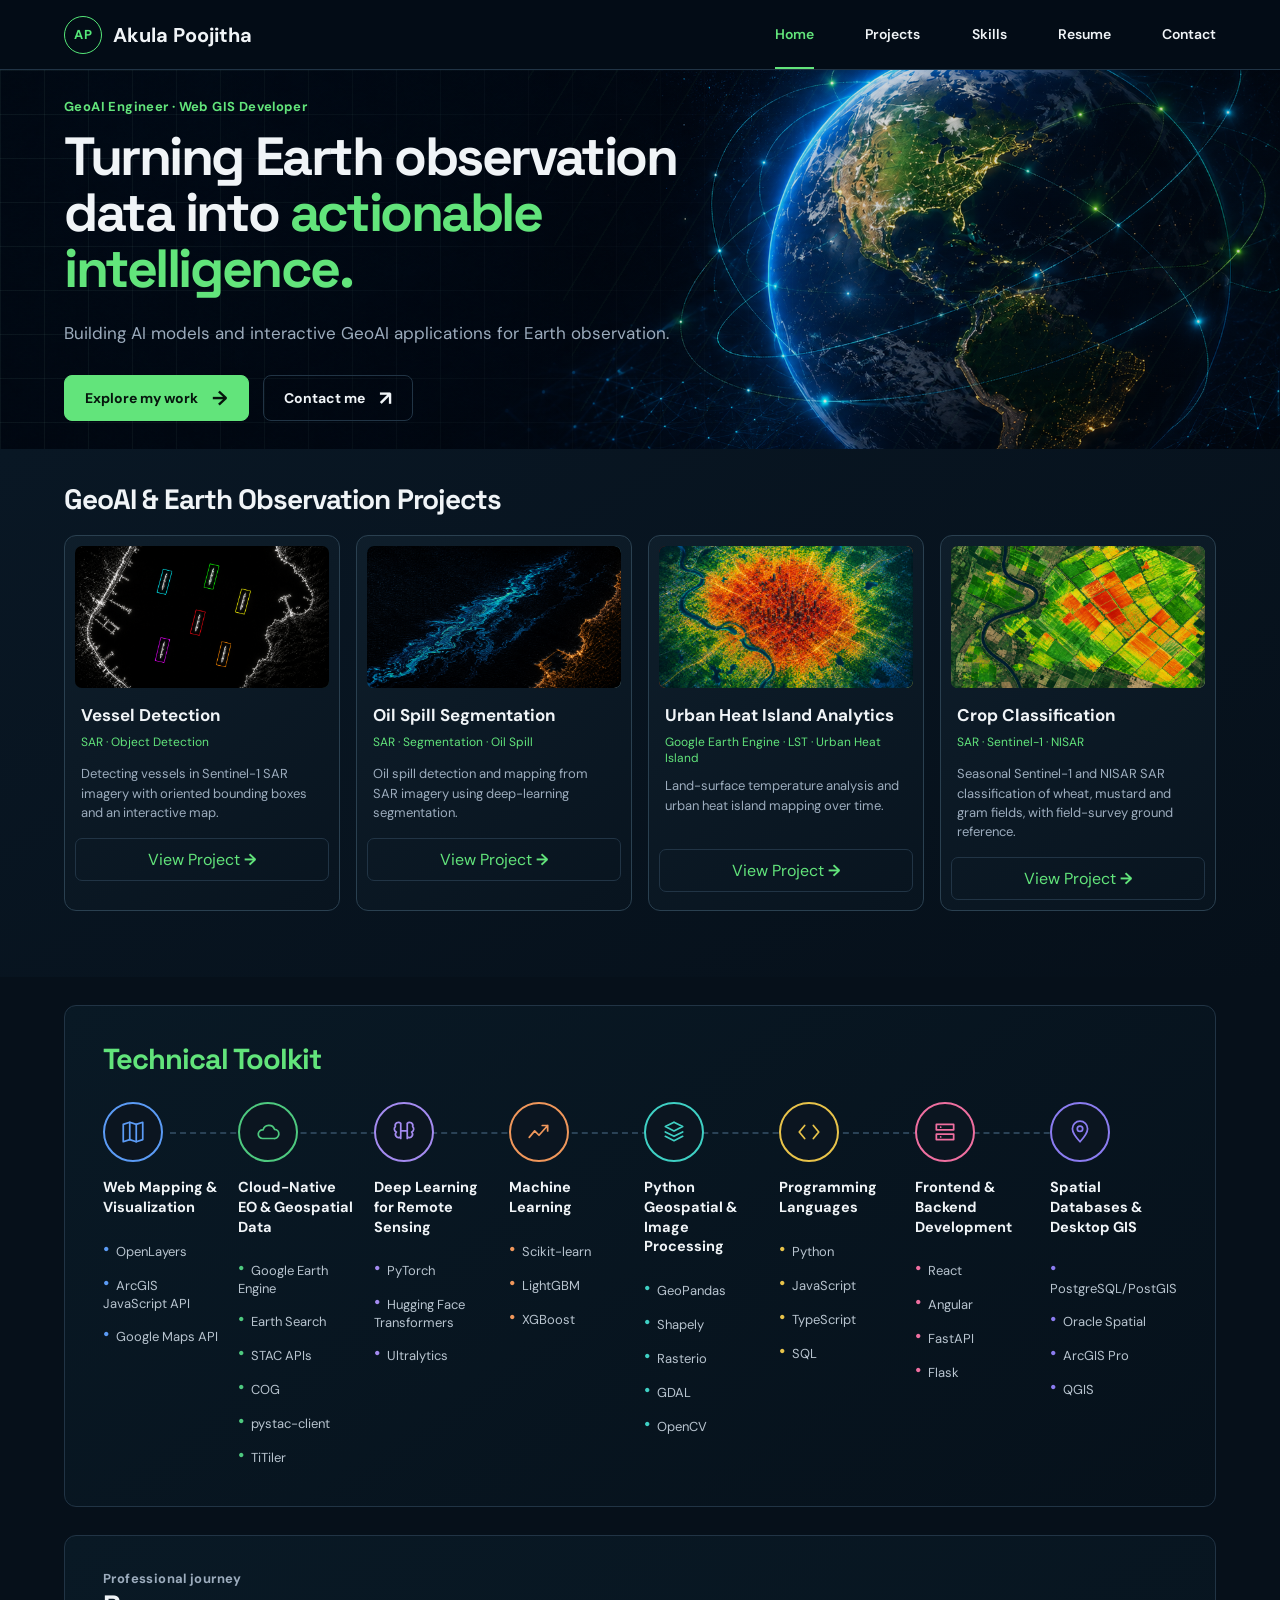
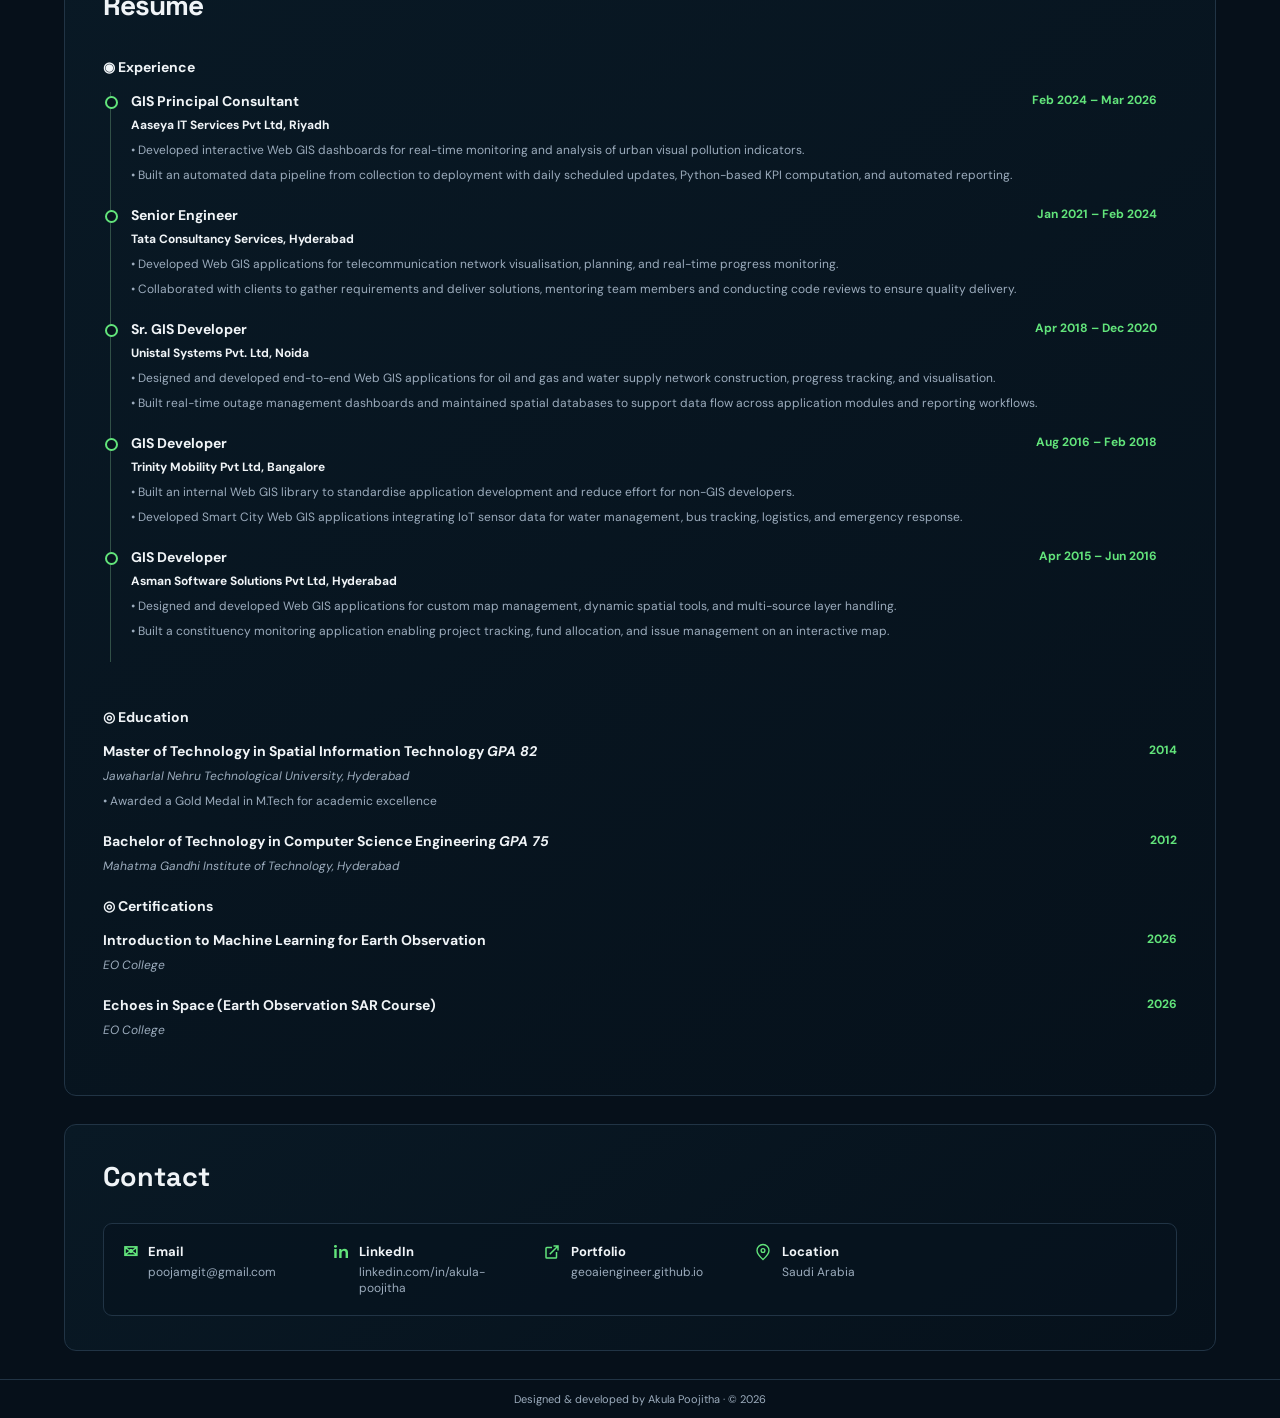
<file: index.html>
<!doctype html>
<html lang="en">
  <head>
    <meta charset="UTF-8" />
    <meta name="viewport" content="width=device-width, initial-scale=1.0" />
    <meta name="description" content="Geospatial AI portfolio" />
    <title>GeoAI Portfolio</title>
    <link rel="preconnect" href="https://fonts.googleapis.com" />
    <link rel="preconnect" href="https://fonts.gstatic.com" crossorigin />
    <link href="https://fonts.googleapis.com/css2?family=DM+Sans:wght@400;500;600;700&family=Space+Grotesk:wght@500;600;700&display=swap" rel="stylesheet" />
    <link rel="stylesheet" href="styles.css" />
    <link rel="stylesheet" href="portfolio-sections.css" />
    <link rel="stylesheet" href="skills-layout.css" />
    <link rel="stylesheet" href="projects-heading.css" />
    <link rel="stylesheet" href="thumbnail.css" />
    <style>.brand strong{font-size:20px}.project-card{cursor:pointer}.brand-mark{width:38px;height:38px;border:1.5px solid #55e879;border-radius:50%;display:grid;place-items:center;color:#55e879;font-size:13px;font-weight:700;letter-spacing:.5px}.contact-heading .contact-icon{display:none}</style>
  </head>
  <body>
    <header class="site-header">
      <a class="brand" href="#top" aria-label="Home"><span class="brand-mark">AP</span><span><strong>Akula Poojitha</strong></span></a>
      <button class="menu-toggle" aria-label="Open navigation" aria-expanded="false">☰</button>
      <nav class="nav-links" aria-label="Main navigation">
        <a class="active" href="#top">Home</a><a href="#projects">Projects</a><a href="#skills">Skills</a><a href="#resume">Resume</a><a href="#contact">Contact</a>
      </nav>
    </header>

    <main id="top">
      <section class="hero">
        <div class="hero-grid"></div>
        <div class="hero-copy">
          <p class="eyebrow">GeoAI Engineer · Web GIS Developer</p>
          <h1>Turning Earth observation data into <span>actionable intelligence.</span></h1>
          <p class="hero-text">Building AI models and interactive GeoAI applications for Earth observation.</p>
          <div class="hero-actions"><a class="button primary" href="#projects">Explore my work <b>→</b></a><a class="button secondary" href="#contact">Contact me <b>↗</b></a></div>
        </div>
      </section>

      <section class="projects section" id="projects">
        <div class="section-heading projects-heading"><h2>GeoAI &amp; Earth Observation Projects</h2></div>
        <div class="project-grid" id="projectGrid"></div>
      </section>

      <section class="skills section showcase-section" id="skills">
        <div class="showcase-heading"><div><p class="eyebrow">Technical Toolkit</p></div></div>
        <div class="skill-columns skill-timeline">
          <article><div class="skill-icon"><svg viewBox="0 0 24 24" aria-hidden="true"><path d="M9 3 3 5v16l6-2 6 2 6-2V3l-6 2-6-2Z"/><path d="M9 3v16M15 5v16"/></svg></div><h3>Web Mapping &amp; Visualization</h3><span>◎ OpenLayers</span><span>◎ ArcGIS JavaScript API</span><span>◎ Google Maps API</span></article>
          <article><div class="skill-icon"><svg viewBox="0 0 24 24" aria-hidden="true"><path d="M17.5 18H7a4 4 0 1 1 .5-7.97A5.5 5.5 0 0 1 18 9.5 3.5 3.5 0 0 1 17.5 18Z"/></svg></div><h3>Cloud-Native EO &amp; Geospatial Data</h3><span>◉ Google Earth Engine</span><span>◉ Earth Search</span><span>◉ STAC APIs</span><span>◉ COG</span><span>◉ pystac-client</span><span>◉ TiTiler</span></article>
          <article><div class="skill-icon"><svg viewBox="0 0 24 24" aria-hidden="true"><path d="M9 4a3 3 0 0 0-5 3 3 3 0 0 0 1 5 3 3 0 0 0 3 5M15 4a3 3 0 0 1 5 3 3 3 0 0 1-1 5 3 3 0 0 1-3 5M9 4v14M15 4v14M9 11h6"/></svg></div><h3>Deep Learning for Remote Sensing</h3><span>⌁ PyTorch</span><span>⌁ Hugging Face Transformers</span><span>⌁ Ultralytics</span></article>
          <article><div class="skill-icon"><svg viewBox="0 0 24 24" aria-hidden="true"><path d="M3 17l5-6 4 4 8-9M15 6h5v5"/></svg></div><h3>Machine Learning</h3><span>◆ Scikit-learn</span><span>◆ LightGBM</span><span>◆ XGBoost</span></article>
          <article><div class="skill-icon"><svg viewBox="0 0 24 24" aria-hidden="true"><path d="m12 3 8 4-8 4-8-4 8-4M4 12l8 4 8-4M4 16l8 4 8-4"/></svg></div><h3>Python Geospatial &amp; Image Processing</h3><span>◈ GeoPandas</span><span>◈ Shapely</span><span>◈ Rasterio</span><span>◈ GDAL</span><span>◈ OpenCV</span></article>
          <article><div class="skill-icon"><svg viewBox="0 0 24 24" aria-hidden="true"><path d="M8 6 3 12l5 6M16 6l5 6-5 6"/></svg></div><h3>Programming Languages</h3><span>◇ Python</span><span>◇ JavaScript</span><span>◇ TypeScript</span><span>◇ SQL</span></article>
          <article><div class="skill-icon"><svg viewBox="0 0 24 24" aria-hidden="true"><path d="M4 5h16v5H4zM4 14h16v5H4z"/><path d="M8 7.5h.01M8 16.5h.01"/></svg></div><h3>Frontend &amp; Backend Development</h3><span>◌ React</span><span>◌ Angular</span><span>▣ FastAPI</span><span>▣ Flask</span></article>
          <article><div class="skill-icon"><svg viewBox="0 0 24 24" aria-hidden="true"><path d="M12 21s7-7.58 7-12a7 7 0 1 0-14 0c0 4.42 7 12 7 12Z"/><circle cx="12" cy="9" r="2.5"/></svg></div><h3>Spatial Databases &amp; Desktop GIS</h3><span>◉ PostgreSQL/PostGIS</span><span>◉ Oracle Spatial</span><span>◎ ArcGIS Pro</span><span>◎ QGIS</span></article>
        </div>
      </section>

      <section class="resume section showcase-section" id="resume">
        <div class="resume-heading"><div><p class="eyebrow">Professional journey</p><h2>Resume</h2></div></div>
        <div class="resume-grid"><div class="timeline"><h3>◉ Experience</h3><article><time>Feb 2024 – Mar 2026</time><h4>GIS Principal Consultant</h4><b>Aaseya IT Services Pvt Ltd, Riyadh</b><p>• Developed interactive Web GIS dashboards for real-time monitoring and analysis of urban visual pollution indicators.</p><p>• Built an automated data pipeline from collection to deployment with daily scheduled updates, Python-based KPI computation, and automated reporting.</p></article><article><time>Jan 2021 – Feb 2024</time><h4>Senior Engineer</h4><b>Tata Consultancy Services, Hyderabad</b><p>• Developed Web GIS applications for telecommunication network visualisation, planning, and real-time progress monitoring.</p><p>• Collaborated with clients to gather requirements and deliver solutions, mentoring team members and conducting code reviews to ensure quality delivery.</p></article><article><time>Apr 2018 – Dec 2020</time><h4>Sr. GIS Developer</h4><b>Unistal Systems Pvt. Ltd, Noida</b><p>• Designed and developed end-to-end Web GIS applications for oil and gas and water supply network construction, progress tracking, and visualisation.</p><p>• Built real-time outage management dashboards and maintained spatial databases to support data flow across application modules and reporting workflows.</p></article><article><time>Aug 2016 – Feb 2018</time><h4>GIS Developer</h4><b>Trinity Mobility Pvt Ltd, Bangalore</b><p>• Built an internal Web GIS library to standardise application development and reduce effort for non-GIS developers.</p><p>• Developed Smart City Web GIS applications integrating IoT sensor data for water management, bus tracking, logistics, and emergency response.</p></article><article><time>Apr 2015 – Jun 2016</time><h4>GIS Developer</h4><b>Asman Software Solutions Pvt Ltd, Hyderabad</b><p>• Designed and developed Web GIS applications for custom map management, dynamic spatial tools, and multi-source layer handling.</p><p>• Built a constituency monitoring application enabling project tracking, fund allocation, and issue management on an interactive map.</p></article></div><div class="resume-side"><div class="education"><h3>◎ Education</h3><article><time>2014</time><h4>Master of Technology in Spatial Information Technology <em>GPA 82</em></h4><p><i>Jawaharlal Nehru Technological University, Hyderabad</i></p><p>• Awarded a Gold Medal in M.Tech for academic excellence</p></article><article><time>2012</time><h4>Bachelor of Technology in Computer Science Engineering <em>GPA 75</em></h4><p><i>Mahatma Gandhi Institute of Technology, Hyderabad</i></p></article></div><div class="education certifications"><h3>◎ Certifications</h3><article><time>2026</time><h4>Introduction to Machine Learning for Earth Observation</h4><p><i>EO College</i></p></article><article><time>2026</time><h4>Echoes in Space (Earth Observation SAR Course)</h4><p><i>EO College</i></p></article></div></div></div>
      </section>

      <section class="contact contact-full showcase-section" id="contact"><div class="contact-heading"><span class="contact-icon">⌁</span><div><h2>Contact</h2></div></div><div class="contact-panel"><a href="mailto:poojamgit@gmail.com"><b>✉</b><span><strong>Email</strong><small>poojamgit@gmail.com</small></span></a><a href="https://linkedin.com/in/akula-poojitha" target="_blank" rel="noopener"><b>in</b><span><strong>LinkedIn</strong><small>linkedin.com/in/akula-poojitha</small></span></a><a href="https://geoaiengineer.github.io" target="_blank" rel="noopener"><b class="contact-svg" aria-hidden="true"><svg viewBox="0 0 24 24"><path d="M14 3h7v7h-2V6.41l-9.29 9.3-1.42-1.42 9.3-9.29H14V3Zm-2 2H5a2 2 0 0 0-2 2v12a2 2 0 0 0 2 2h12a2 2 0 0 0 2-2v-7h-2v7H5V7h7V5Z"/></svg></b><span><strong>Portfolio</strong><small>geoaiengineer.github.io</small></span></a><span class="contact-location"><b class="contact-svg" aria-hidden="true"><svg viewBox="0 0 24 24"><path d="M20 10c0 5-8 12-8 12S4 15 4 10a8 8 0 1 1 16 0Z"/><circle cx="12" cy="10" r="2.5"/></svg></b><span><strong>Location</strong><small>Saudi Arabia</small></span></span></div></section>
    </main>

    <footer class="site-footer">Designed &amp; developed by Akula Poojitha · © 2026</footer>

    <script src="script.js"></script>
  </body>
</html>
</file>
<file: styles.css>
:root{--bg:#06101a;--surface:#0a1722;--surface-2:#0d1d2a;--line:#213445;--text:#f0f4f7;--muted:#9cacbd;--green:#62e47b;--green-dark:#1e8e50}*{box-sizing:border-box}html{scroll-behavior:smooth}body{margin:0;background:var(--bg);color:var(--text);font-family:"DM Sans",sans-serif}.site-header{height:70px;display:flex;align-items:center;justify-content:space-between;padding:0 clamp(24px,5vw,76px);border-bottom:1px solid var(--line);background:rgba(4,13,22,.92);position:sticky;top:0;z-index:20;backdrop-filter:blur(16px)}.brand{display:flex;gap:11px;align-items:center;text-decoration:none;color:var(--text)}.brand-mark{width:38px;height:38px;border:2px solid var(--green);border-radius:50%;display:grid;place-items:center;color:var(--green);font-size:27px;line-height:1}.brand strong,.brand small{display:block}.brand strong{font-size:14px}.brand small{font-size:11px;color:var(--green);margin-top:2px}.nav-links{display:flex;height:100%;align-items:center;gap:clamp(20px,4vw,54px)}.nav-links a{height:100%;display:grid;place-items:center;color:var(--text);font-size:14px;font-weight:600;text-decoration:none;border-bottom:2px solid transparent}.nav-links a:hover,.nav-links .active{color:var(--green);border-color:var(--green)}.menu-toggle{display:none}.hero{min-height:438px;position:relative;overflow:hidden;padding:70px clamp(24px,5vw,76px);display:grid;grid-template-columns:minmax(0,1.15fr) minmax(290px,.55fr);gap:55px;align-items:center;background:radial-gradient(circle at 82% 37%,rgba(26,111,88,.42),transparent 24%),radial-gradient(ellipse at 81% 50%,rgba(31,121,123,.23),transparent 38%),linear-gradient(100deg,#07111c 36%,rgba(4,15,24,.84) 66%,rgba(1,17,25,.32))}.hero::after{content:"";position:absolute;right:-10%;top:-60%;width:67%;height:180%;opacity:.3;background:repeating-linear-gradient(130deg,transparent 0 34px,rgba(98,228,123,.11) 35px 36px);transform:rotate(-9deg)}.hero-grid{position:absolute;inset:0;background-image:linear-gradient(rgba(130,183,169,.08) 1px,transparent 1px),linear-gradient(90deg,rgba(130,183,169,.08) 1px,transparent 1px);background-size:44px 44px;mask-image:linear-gradient(90deg,black,transparent 76%)}.hero-copy,.capabilities{position:relative;z-index:1}.eyebrow{color:var(--green);font-weight:700;font-size:13px;letter-spacing:.03em;margin:0 0 14px}.hero h1,.section h2,.project-detail h1{font-family:"Space Grotesk",sans-serif}.hero h1{font-size:clamp(40px,4.2vw,64px);line-height:1.04;letter-spacing:-.045em;margin:0;max-width:720px}.hero h1 span{color:var(--green)}.hero-text{font-size:17px;line-height:1.58;color:var(--muted);max-width:610px;margin:23px 0 28px}.hero-actions{display:flex;gap:14px;flex-wrap:wrap}.button{display:inline-flex;align-items:center;justify-content:center;gap:14px;border:1px solid var(--line);border-radius:8px;padding:13px 20px;color:var(--text);font-weight:700;text-decoration:none;font-size:14px;transition:.2s}.button b{font-size:20px;line-height:12px}.button.primary{background:var(--green);border-color:var(--green);color:#06150d}.button.primary:hover{background:#93f39d;transform:translateY(-2px)}.button.secondary:hover{border-color:var(--green);color:var(--green)}.capabilities{background:rgba(7,18,28,.87);border:1px solid #2a4050;border-radius:13px;padding:21px 24px;box-shadow:0 18px 45px rgba(0,0,0,.25)}.capabilities>div{display:flex;gap:15px;padding:9px 0}.capabilities i{font-style:normal;color:var(--green);font-size:30px;line-height:30px;width:35px;text-align:center}.capabilities strong,.capabilities small{display:block}.capabilities strong{font-size:14px}.capabilities small{font-size:12px;color:var(--muted);line-height:1.35;margin-top:5px}.section{padding:66px clamp(24px,5vw,76px)}.projects{background:linear-gradient(150deg,#091724,#06101a)}.section-heading{display:flex;justify-content:space-between;align-items:end;gap:20px;margin-bottom:26px}.section h2{font-size:28px;letter-spacing:-.035em;margin:0 0 7px}.section-heading p:not(.eyebrow),.resume p,.contact p{margin:0;color:var(--muted)}.project-count{color:var(--green);border:1px solid #225638;border-radius:8px;padding:11px 16px;font-size:13px;font-weight:bold}.project-grid{display:grid;grid-template-columns:repeat(4,1fr);gap:16px}.project-card{background:linear-gradient(145deg,rgba(15,31,44,.9),rgba(8,20,31,.9));border:1px solid #2a4050;border-radius:12px;overflow:hidden;padding:10px;transition:.25s}.project-card:hover{border-color:var(--green);transform:translateY(-5px);box-shadow:0 15px 40px rgba(0,0,0,.24)}.project-thumb{height:155px;border-radius:7px;position:relative;overflow:hidden;display:flex;align-items:end;padding:10px;background:var(--thumb-bg)}.project-thumb::after{content:"";position:absolute;inset:0;background:linear-gradient(135deg,transparent 35%,rgba(255,255,255,.1)),repeating-linear-gradient(90deg,transparent 0 23px,rgba(255,255,255,.06) 24px 25px)}.project-thumb span{position:relative;z-index:1;padding:5px 8px;background:var(--label);border-radius:4px;font-size:11px;font-weight:bold}.project-card h3{font-size:17px;margin:16px 6px 8px}.tags{margin:0 6px;color:var(--green);font-size:12px;min-height:20px}.project-card p:last-of-type{color:var(--muted);font-size:13px;line-height:1.48;margin:10px 6px 16px;min-height:57px}.project-card button{background:transparent;border:1px solid var(--line);border-radius:7px;padding:10px;width:100%;color:var(--green);font-weight:bold;cursor:pointer;font:inherit}.project-card button:hover{border-color:var(--green);background:rgba(98,228,123,.06)}.skills{border-top:1px solid var(--line)}.resume{display:flex;align-items:center;justify-content:space-between;gap:30px;background:var(--surface);border-block:1px solid var(--line)}.contact{margin:40px clamp(24px,5vw,76px) 54px;padding:27px 30px;display:flex;align-items:center;gap:18px;border:1px solid #2a4050;border-radius:12px;background:linear-gradient(90deg,#0c1b28,#08131e)}.contact-icon{background:rgba(98,228,123,.12);border:1px solid #265e3d;color:var(--green);width:48px;height:48px;border-radius:50%;display:grid;place-items:center;font-size:25px}.contact div{margin-right:auto}.contact h2{margin-bottom:4px}.project-detail{padding:42px}.project-detail h1{font-size:clamp(34px,5vw,52px);letter-spacing:-.045em;margin:18px 0 7px}@media(max-width:1000px){.project-grid{grid-template-columns:repeat(2,1fr)}.hero{grid-template-columns:1fr}.capabilities{max-width:620px}.hero{padding-block:62px}.project-thumb{height:180px}}@media(max-width:650px){.site-header{height:62px}.menu-toggle{display:block;background:none;border:0;color:var(--text);font-size:22px}.nav-links{display:none;position:absolute;top:62px;right:16px;height:auto;padding:10px 18px;background:#0b1823;border:1px solid var(--line);border-radius:8px;flex-direction:column;align-items:stretch;gap:0}.nav-links.open{display:flex}.nav-links a{height:auto;padding:10px}.hero{padding-top:52px}.hero h1{font-size:39px}.capabilities{padding:14px}.section-heading,.resume,.contact{align-items:flex-start;flex-direction:column}.project-grid{grid-template-columns:1fr}.project-detail{padding:30px 18px}.contact{margin-inline:16px}.contact .button{width:100%}}.site-footer{border-top:1px solid var(--line);padding:12px clamp(24px,5vw,76px);text-align:center;color:var(--muted);font-size:11px}
</file>
<file: portfolio-sections.css>
.showcase-section{border:1px solid #213445;border-radius:12px;margin:28px clamp(24px,5vw,76px);padding:34px clamp(20px,3vw,38px);background:linear-gradient(145deg,#091925,#06111b)}.showcase-heading p:not(.eyebrow),.resume-heading p{margin:0;color:#9cacbd}.skill-columns{display:grid;grid-template-columns:repeat(6,minmax(130px,1fr));gap:12px;margin-top:25px}.skill-columns article{border:1px solid #213445;border-radius:8px;padding:17px 15px;background:rgba(7,19,30,.7)}.skill-columns h3,.timeline h3,.education h3,.highlights h3{margin:0 0 16px;font-size:14px}.skill-columns span{display:block;color:#b8c4cf;font-size:13px;padding:7px 0}.skill-columns span::first-letter{color:#62e47b}.resume.showcase-section{display:block;background:linear-gradient(145deg,#091925,#06111b)}.resume-heading{display:flex;justify-content:space-between;align-items:start;gap:20px;margin-bottom:28px}.resume-grid{display:grid;grid-template-columns:1fr .93fr;gap:46px}.timeline>article{position:relative;border-left:1px solid #315047;padding:0 20px 22px;margin-left:7px}.timeline>article::before{content:"";position:absolute;width:9px;height:9px;border:2px solid #62e47b;border-radius:50%;background:#07131e;left:-6px;top:4px}.timeline time,.education time{float:right;color:#62e47b;font-size:12px;font-weight:700}.timeline h4,.education h4{font-size:14px;margin:0 0 3px}.timeline b{font-size:12px}.timeline p,.education p{font-size:12px;line-height:1.5;color:#9cacbd;margin:7px 0 0}.education article{padding:0 0 22px}.highlights{border:1px solid #213445;border-radius:8px;padding:17px;margin-top:7px;background:rgba(7,19,30,.7)}.highlights p{font-size:12px;color:#b8c4cf;margin:10px 0}.highlights p::first-letter{color:#62e47b}@media(max-width:1100px){.skill-columns{grid-template-columns:repeat(3,1fr)}}@media(max-width:720px){.showcase-section{margin:20px 16px;padding:25px 18px}.skill-columns{grid-template-columns:repeat(2,1fr)}.resume-heading,.resume-grid{display:block}.resume-heading .button{margin-top:18px}.resume-side{margin-top:24px}}@media(max-width:420px){.skill-columns{grid-template-columns:1fr}.resume-grid{gap:20px}}
</file>
<file: skills-layout.css>
.projects.section{padding-top:32px}.projects-heading{margin-bottom:18px}.projects-heading h2{margin:0;color:#62e47b}.project-thumb{height:180px}.project-thumb::after{content:none;display:none}.hero{min-height:370px;padding-block:48px;background:linear-gradient(90deg,rgba(4,13,22,.18) 0%,rgba(4,13,22,.08) 45%,rgba(4,13,22,.22) 100%),url("images/header.png") center/cover no-repeat}.showcase-heading .eyebrow{font-family:"Space Grotesk",sans-serif;font-size:29px;letter-spacing:-.035em;text-transform:none;margin:0}.resume-grid{grid-template-columns:1fr}.resume-side{width:100%}.contact.contact-full{display:block;margin:28px clamp(24px,5vw,76px);padding:34px clamp(20px,3vw,38px)}.contact-heading{display:flex;align-items:center;gap:14px}.contact-heading h2{margin:0 0 4px;font-family:"Space Grotesk",sans-serif;font-size:27px}.contact-heading p{margin:0;color:#9cacbd;font-size:13px}.contact-panel{margin-top:25px;border:1px solid #213445;border-radius:9px;padding:19px;display:grid;grid-template-columns:repeat(5,1fr);gap:17px;background:rgba(7,19,30,.7)}.contact-panel>a,.contact-location{display:flex;align-items:flex-start;gap:10px;color:#f0f4f7;text-decoration:none}.contact-panel b{color:#62e47b;font-size:18px;line-height:18px}.contact-panel .contact-svg{display:block;width:18px;height:18px;flex:0 0 18px}.contact-svg svg{display:block;width:100%;height:100%;fill:none;stroke:currentColor;stroke-width:1.8}.contact-panel a .contact-svg svg{fill:currentColor;stroke:none}.contact-panel strong,.contact-panel small{display:block}.contact-panel strong{font-size:13px;margin-bottom:4px}.contact-panel small{font-size:12px;color:#9cacbd;overflow-wrap:anywhere}.project-thumb img{position:absolute;inset:0;width:100%;height:100%;object-fit:cover}.project-thumb span{position:relative}.skill-columns span::first-letter{color:inherit}.skill-timeline{--sk1:#5b9bf5;--sk2:#4ec97f;--sk3:#a48bf0;--sk4:#f0975b;--sk5:#3fd0c4;--sk6:#e8c34a;--sk7:#ef6fa0;--sk8:#8b7cf0}.skill-timeline{position:relative;display:grid;grid-template-columns:repeat(8,1fr);gap:16px;background:none;border:none;padding:0}.skill-timeline::before{content:"";position:absolute;top:30px;left:calc(100%/16);right:calc(100%/16);height:0;border-top:2px dashed #2a4256;z-index:0}.skill-timeline article{position:relative;z-index:1;background:transparent;border:none;padding:0;transform:none!important}.skill-timeline article:hover{border:none}.skill-timeline .skill-icon{width:60px;height:60px;margin:0 0 16px;border-radius:50%;display:grid;place-items:center;background:#0b1520;border:2px solid var(--accent,#62e47b)}.skill-timeline article:nth-child(1){--accent:var(--sk1)}.skill-timeline article:nth-child(2){--accent:var(--sk2)}.skill-timeline article:nth-child(3){--accent:var(--sk3)}.skill-timeline article:nth-child(4){--accent:var(--sk4)}.skill-timeline article:nth-child(5){--accent:var(--sk5)}.skill-timeline article:nth-child(6){--accent:var(--sk6)}.skill-timeline article:nth-child(7){--accent:var(--sk7)}.skill-timeline article:nth-child(8){--accent:var(--sk8)}.skill-timeline .skill-icon svg{width:26px;height:26px;fill:none;stroke:var(--accent,#62e47b);stroke-width:1.6;stroke-linecap:round;stroke-linejoin:round}.skill-timeline h3{font-size:14.5px;line-height:1.35;color:#f0f4f7;margin:0 0 14px}.skill-timeline span{display:block;color:#b8c4cf;font-size:13px;padding:5px 0}.skill-timeline span::before{content:"•";display:inline-block;margin-right:7px;font-size:18px;vertical-align:1px;color:var(--accent,#4ca869)}@media(max-width:1100px){.skill-timeline{grid-template-columns:repeat(4,1fr);row-gap:32px}.skill-timeline::before{display:none}.contact-panel{grid-template-columns:repeat(2,1fr)}}@media(max-width:720px){.skill-timeline{grid-template-columns:repeat(2,1fr)}}@media(max-width:520px){.contact-panel{grid-template-columns:1fr}}
</file>
<file: projects-heading.css>
.projects-heading h2{color:#f0f4f7}.hero{min-height:340px;padding-block:28px}
</file>
<file: thumbnail.css>
.project-thumb{height:auto;aspect-ratio:16 / 9;overflow:hidden}.project-thumb img{width:100%;height:100%;object-fit:cover;image-rendering:auto;display:block;filter:none}
</file>
